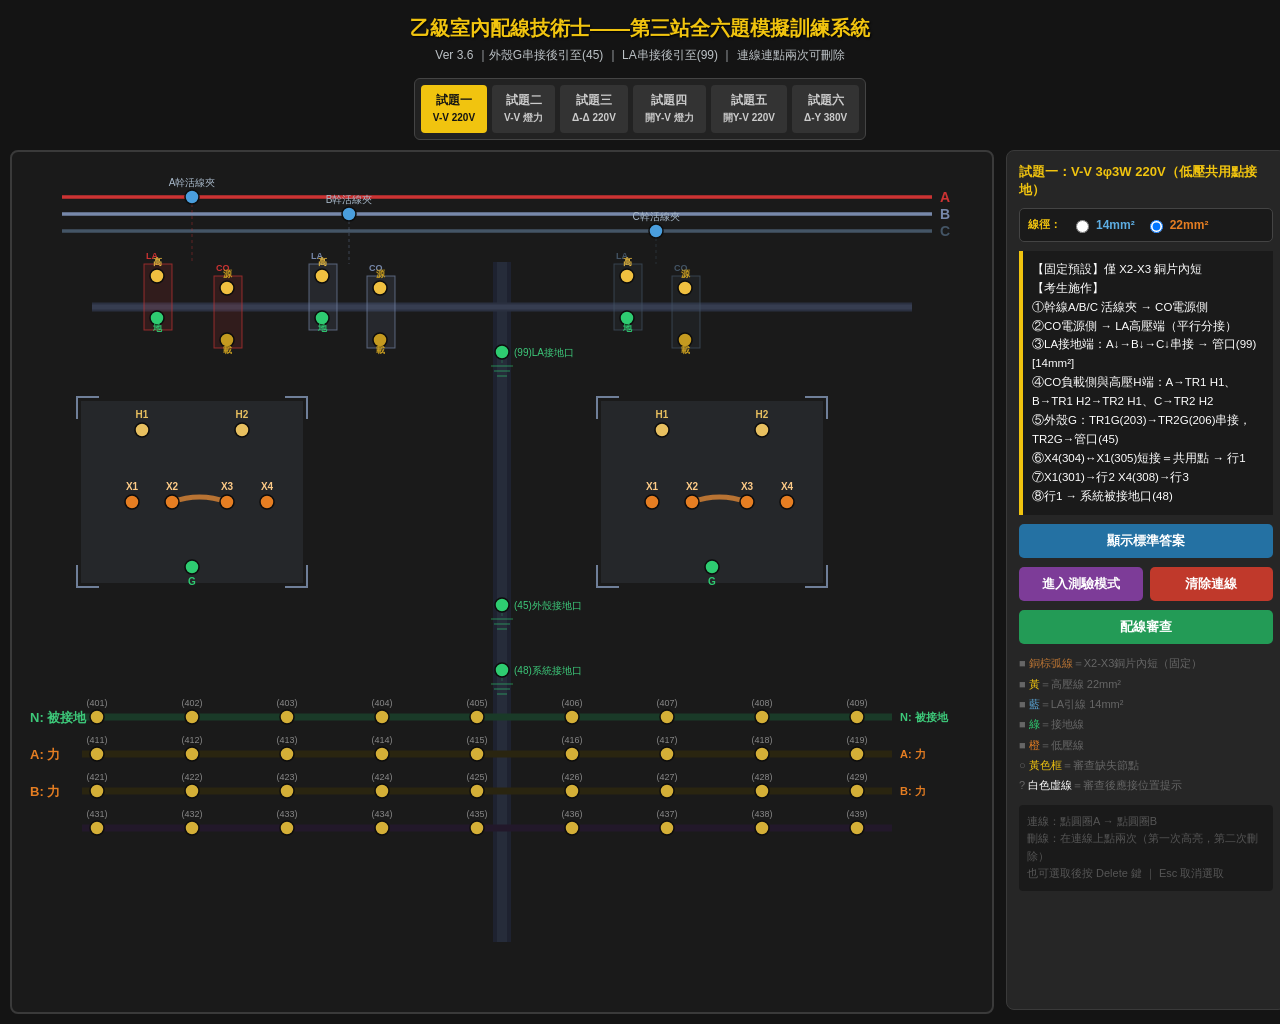
<file: index.html>
<!DOCTYPE html>
<html lang="zh-TW">
<head>
<meta charset="UTF-8">
<meta name="viewport" content="width=device-width, initial-scale=1">
<title>s3-study</title>
<style>
  *{box-sizing:border-box}
  body{font-family:"Microsoft JhengHei",Arial,sans-serif;background:#141414;color:#f5f5f5;margin:0;min-height:100vh;display:grid;place-items:center;padding:24px}
  main{width:min(420px,100%);background:#242424;border:1px solid #3d3d3d;border-radius:8px;padding:20px;text-align:center}
  h1{font-size:20px;color:#f1c40f;margin:0 0 10px}
  p{font-size:14px;color:#cfcfcf;line-height:1.7;margin:0 0 16px}
  .actions{display:grid;grid-template-columns:1fr 1fr;gap:10px}
  a{display:block;text-decoration:none;color:#fff;font-weight:700;border-radius:6px;padding:12px}
  .desktop{background:#2471a3}
  .mobile{background:#239b56}
</style>
<script>
(function(){
  const version = "23";
  const params = new URLSearchParams(location.search);
  const forced = params.get("view");
  const mobileUA = /Android|iPhone|iPod|IEMobile|Mobile/i.test(navigator.userAgent);
  const narrowTouch = matchMedia("(pointer: coarse)").matches && matchMedia("(max-width: 900px)").matches;
  const target = forced === "desktop"
    ? "desktop.html"
    : forced === "mobile" || mobileUA || narrowTouch
      ? "mobile.html"
      : "desktop.html";
  location.replace(target + "?v=" + version);
})();
</script>
</head>
<body>
<main>
  <h1>乙級室內配線第三站</h1>
  <p>正在依裝置導向適合版本。若未自動跳轉，可手動選擇。</p>
  <div class="actions">
    <a class="desktop" href="desktop.html?v=23">桌機版</a>
    <a class="mobile" href="mobile.html?v=23">手機版</a>
  </div>
</main>
</body>
</html>
</file>
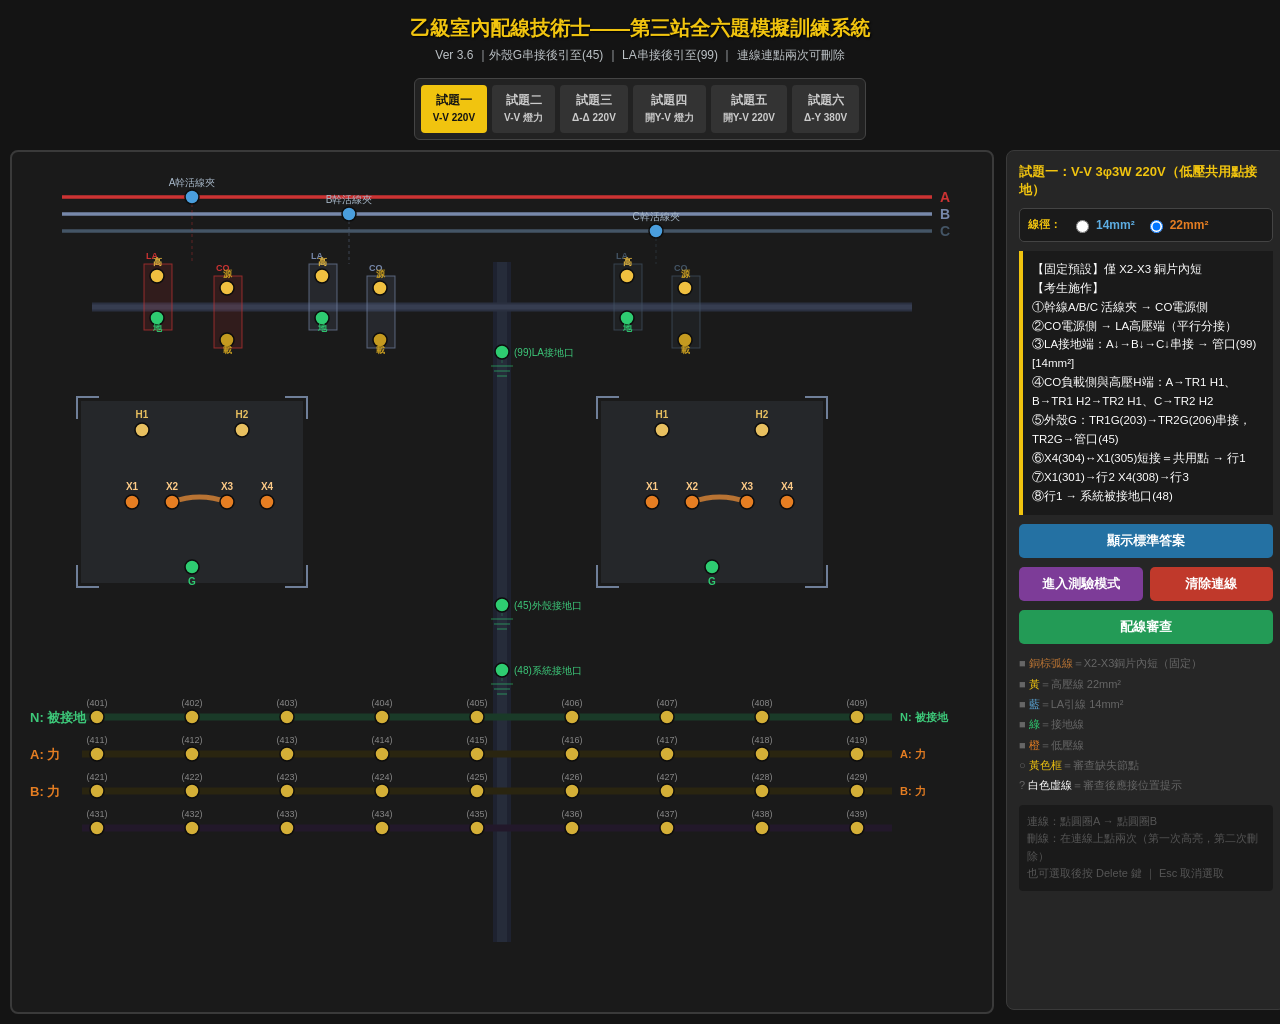
<file: desktop.html>
<!DOCTYPE html>
<html lang="zh-TW">
<head>
<meta charset="UTF-8">
<title>乙級室內配線技術士——第三站全六題模擬訓練系統 Ver3.6</title>
<link rel="stylesheet" href="css/desktop.css?v=23">
</head>
<body>
<div style="text-align:center;margin-bottom:6px">
  <h1>乙級室內配線技術士——第三站全六題模擬訓練系統</h1>
  <div class="subtitle">Ver 3.6 ｜外殼G串接後引至(45) ｜ LA串接後引至(99) ｜ 連線連點兩次可刪除</div>
</div>
<div class="qsel">
  <button class="qbtn active" id="qb1" onclick="switchQuiz(1)">試題一<br><small>V-V 220V</small></button>
  <button class="qbtn" id="qb2" onclick="switchQuiz(2)">試題二<br><small>V-V 燈力</small></button>
  <button class="qbtn" id="qb3" onclick="switchQuiz(3)">試題三<br><small>Δ-Δ 220V</small></button>
  <button class="qbtn" id="qb4" onclick="switchQuiz(4)">試題四<br><small>開Y-V 燈力</small></button>
  <button class="qbtn" id="qb5" onclick="switchQuiz(5)">試題五<br><small>開Y-V 220V</small></button>
  <button class="qbtn" id="qb6" onclick="switchQuiz(6)">試題六<br><small>Δ-Y 380V</small></button>
</div>
<div class="wrap">
  <canvas id="wireCanvas" width="980" height="860"></canvas>
  <div class="panel">
    <h3 id="qtitle">載入中…</h3>
    <div class="mrow">
      <span style="font-size:11px;color:#f1c40f;font-weight:700">線徑：</span>
      <label class="go g14"><input type="radio" name="g" value="14" onchange="CG=14"> 14mm²</label>
      <label class="go g22"><input type="radio" name="g" value="22" checked onchange="CG=22"> 22mm²</label>
    </div>
    <div id="qguide" class="guide"></div>
    <div class="ag">
      <button class="btn ba" onclick="showAnswer()">顯示標準答案</button>
    </div>
    <div class="ag">
      <button class="btn bq" onclick="enterQuiz()">進入測驗模式</button>
      <button class="btn br" onclick="clearWires()">清除連線</button>
    </div>
    <button class="btn bc" style="width:100%" onclick="checkWiring()">配線審查</button>
    <div id="dh" class="dh">連線已選取（高亮）— 再點一次刪除 或按 Delete</div>
    <div id="res" class="res"></div>
    <div class="leg">
      <div>■ <span style="color:#b87333">銅棕弧線</span>＝X2-X3銅片內短（固定）</div>
      <div>■ <span style="color:#f1c40f">黃</span>＝高壓線 22mm²</div>
      <div>■ <span style="color:#5dade2">藍</span>＝LA引線 14mm²</div>
      <div>■ <span style="color:#2ecc71">綠</span>＝接地線</div>
      <div>■ <span style="color:#e67e22">橙</span>＝低壓線</div>
      <div>○ <span style="color:#f1c40f">黃色框</span>＝審查缺失節點</div>
      <div>? <span style="color:#fff">白色虛線</span>＝審查後應接位置提示</div>
    </div>
    <div class="tip">連線：點圓圈A → 點圓圈B<br>刪線：在連線上點兩次（第一次高亮，第二次刪除）<br>也可選取後按 Delete 鍵 ｜ Esc 取消選取</div>
  </div>
</div>
<script src="js/quiz-data.js?v=23"></script>
<script src="js/layout-desktop.js?v=23"></script>
<script src="js/node-map.js?v=23"></script>
<script src="js/answer-spec.js?v=23"></script>
<script src="js/standard-wires.js?v=23"></script>
<script src="js/route-picker.js?v=23"></script>
<script src="js/check-rules.js?v=23"></script>
<script src="js/hit-test.js?v=23"></script>
<script src="js/app.js?v=23"></script>
</body>
</html>
</file>
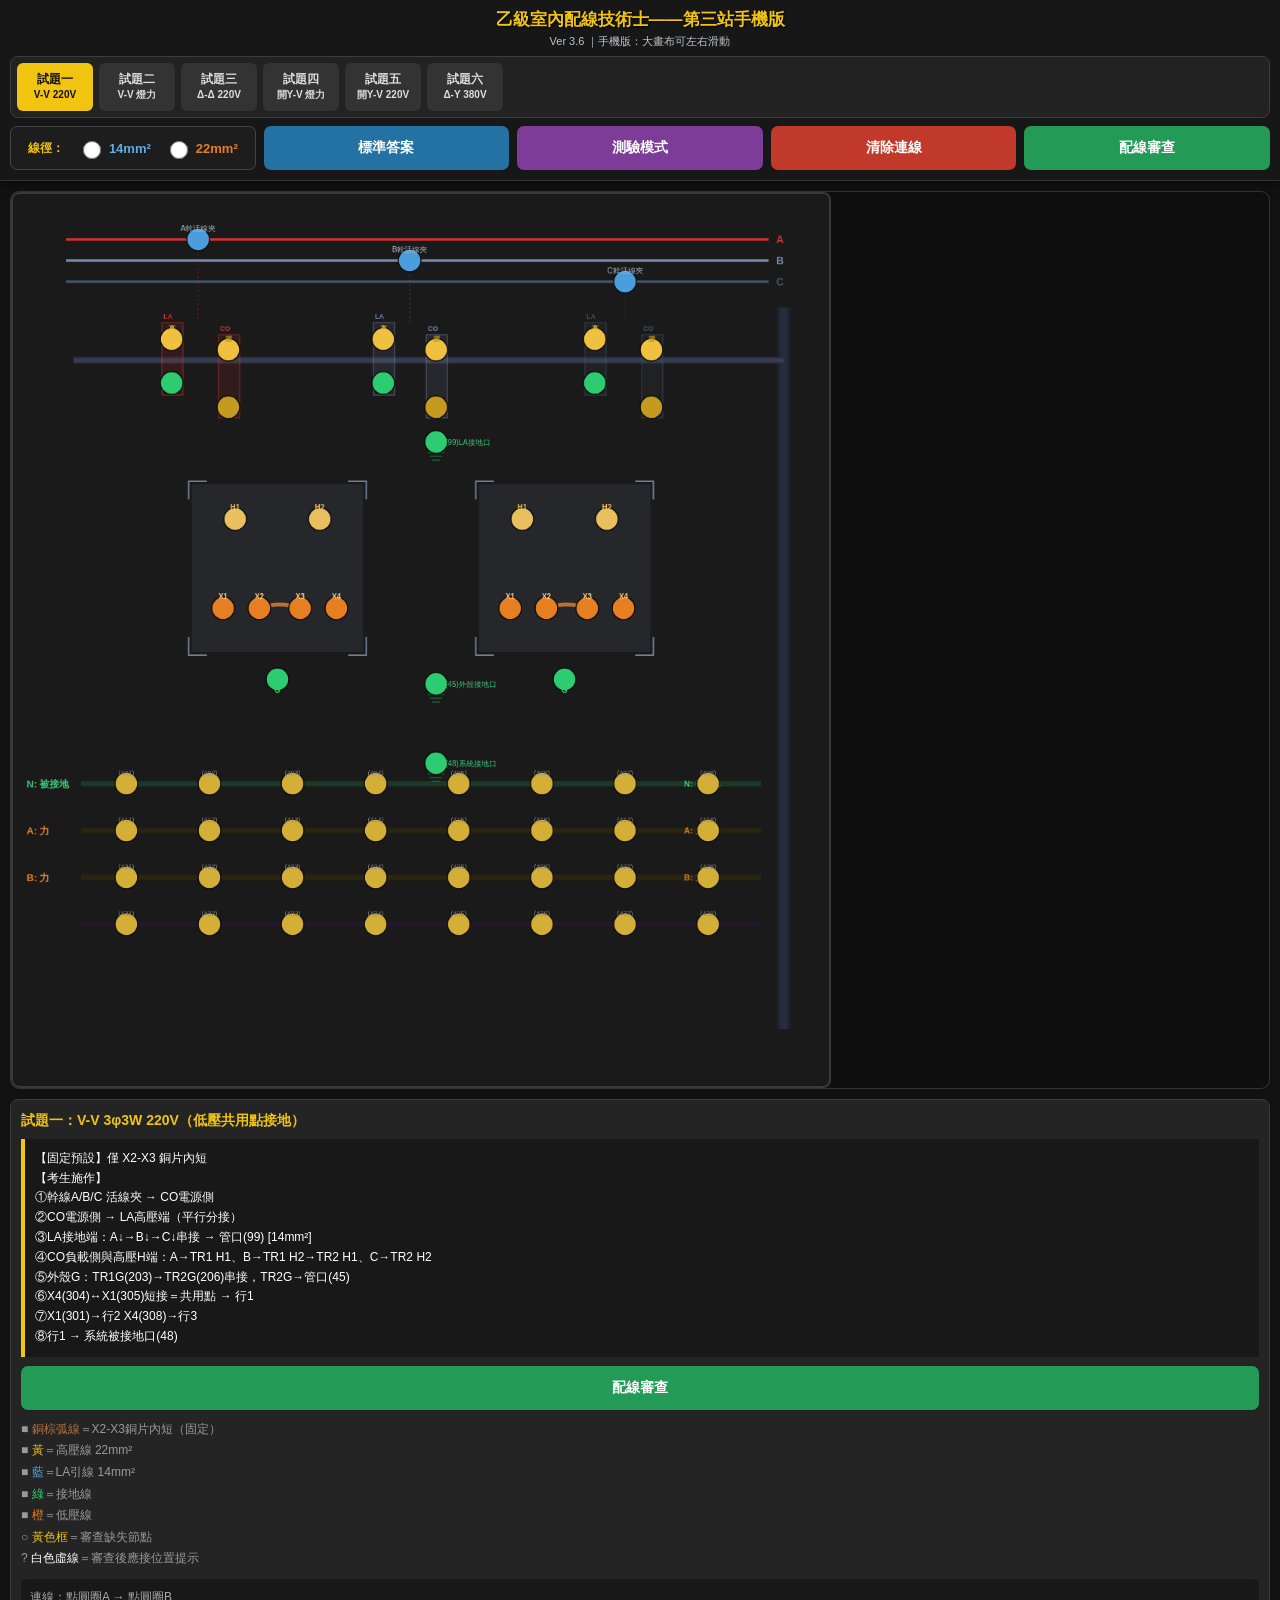
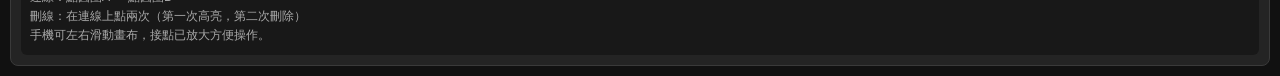
<file: mobile.html>
<!DOCTYPE html>
<html lang="zh-TW">
<head>
<meta charset="UTF-8">
<meta name="viewport" content="width=device-width, initial-scale=1, viewport-fit=cover">
<title>乙級室內配線技術士——第三站手機版</title>
<link rel="stylesheet" href="css/mobile.css?v=23">
</head>
<body>
<div class="mobile-shell">
  <div class="mobile-top">
    <h1>乙級室內配線技術士——第三站手機版</h1>
    <div class="subtitle">Ver 3.6 ｜手機版：大畫布可左右滑動</div>
    <div class="qsel">
      <button class="qbtn active" id="qb1" onclick="switchQuiz(1)">試題一<br><small>V-V 220V</small></button>
      <button class="qbtn" id="qb2" onclick="switchQuiz(2)">試題二<br><small>V-V 燈力</small></button>
      <button class="qbtn" id="qb3" onclick="switchQuiz(3)">試題三<br><small>Δ-Δ 220V</small></button>
      <button class="qbtn" id="qb4" onclick="switchQuiz(4)">試題四<br><small>開Y-V 燈力</small></button>
      <button class="qbtn" id="qb5" onclick="switchQuiz(5)">試題五<br><small>開Y-V 220V</small></button>
      <button class="qbtn" id="qb6" onclick="switchQuiz(6)">試題六<br><small>Δ-Y 380V</small></button>
    </div>
    <div class="mobile-toolbar">
      <div class="mrow">
        <span style="font-size:12px;color:#f1c40f;font-weight:700">線徑：</span>
        <label class="go g14"><input type="radio" name="g" value="14" onchange="CG=14"> 14mm²</label>
        <label class="go g22"><input type="radio" name="g" value="22" checked onchange="CG=22"> 22mm²</label>
      </div>
      <button class="btn ba" onclick="showAnswer()">標準答案</button>
      <button class="btn bq" onclick="enterQuiz()">測驗模式</button>
      <button class="btn br" onclick="clearWires()">清除連線</button>
      <button class="btn bc" onclick="checkWiring()">配線審查</button>
    </div>
  </div>
  <div class="wrap">
    <div class="canvas-scroll">
      <canvas id="wireCanvas" width="1080" height="1180"></canvas>
    </div>
    <div class="panel">
      <h3 id="qtitle">載入中…</h3>
      <div class="mrow">
        <span style="font-size:11px;color:#f1c40f;font-weight:700">線徑：</span>
        <label class="go g14"><input type="radio" name="g" value="14" onchange="CG=14"> 14mm²</label>
        <label class="go g22"><input type="radio" name="g" value="22" checked onchange="CG=22"> 22mm²</label>
      </div>
      <div id="qguide" class="guide"></div>
      <div class="ag">
        <button class="btn ba" onclick="showAnswer()">顯示標準答案</button>
      </div>
      <div class="ag">
        <button class="btn bq" onclick="enterQuiz()">進入測驗模式</button>
        <button class="btn br" onclick="clearWires()">清除連線</button>
      </div>
      <button class="btn bc" style="width:100%" onclick="checkWiring()">配線審查</button>
      <div id="dh" class="dh">連線已選取（高亮）— 再點一次刪除 或按 Delete</div>
      <div id="res" class="res"></div>
      <div class="leg">
        <div>■ <span style="color:#b87333">銅棕弧線</span>＝X2-X3銅片內短（固定）</div>
        <div>■ <span style="color:#f1c40f">黃</span>＝高壓線 22mm²</div>
        <div>■ <span style="color:#5dade2">藍</span>＝LA引線 14mm²</div>
        <div>■ <span style="color:#2ecc71">綠</span>＝接地線</div>
        <div>■ <span style="color:#e67e22">橙</span>＝低壓線</div>
        <div>○ <span style="color:#f1c40f">黃色框</span>＝審查缺失節點</div>
        <div>? <span style="color:#fff">白色虛線</span>＝審查後應接位置提示</div>
      </div>
      <div class="tip">連線：點圓圈A → 點圓圈B<br>刪線：在連線上點兩次（第一次高亮，第二次刪除）<br>手機可左右滑動畫布，接點已放大方便操作。</div>
    </div>
  </div>
</div>
<script src="js/quiz-data.js?v=23"></script>
<script src="js/layout-mobile.js?v=23"></script>
<script src="js/node-map.js?v=23"></script>
<script src="js/answer-spec.js?v=23"></script>
<script src="js/standard-wires.js?v=23"></script>
<script src="js/route-picker.js?v=23"></script>
<script src="js/check-rules.js?v=23"></script>
<script src="js/hit-test.js?v=23"></script>
<script src="js/app.js?v=23"></script>
</body>
</html>
</file>
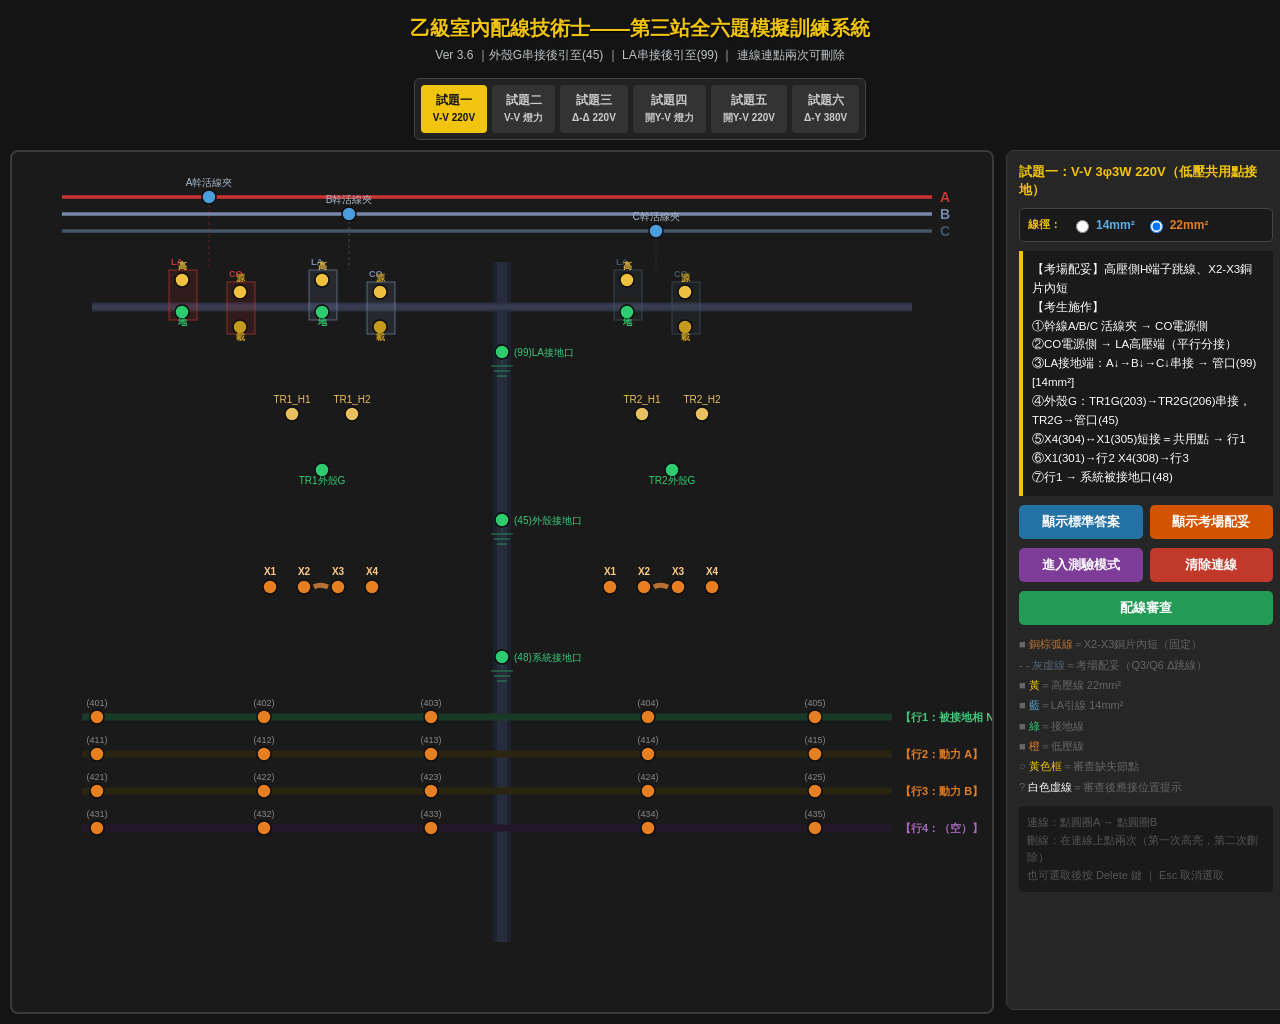
<file: 第三站全六題模擬訓練系統_Ver3.6_修正版.html>
<!DOCTYPE html>
<html lang="zh-TW">
<head>
<meta charset="UTF-8">
<title>乙級室內配線技術士——第三站全六題模擬訓練系統 Ver3.6</title>
<style>
  *{box-sizing:border-box}
  body{font-family:"Microsoft JhengHei",Arial,sans-serif;background:#141414;color:#fff;margin:0;padding:10px;display:flex;flex-direction:column;align-items:center}
  h1{color:#f1c40f;margin:5px 0;font-size:20px;text-shadow:1px 1px 2px #000}
  .subtitle{color:#bdc3c7;font-size:12px;margin-bottom:8px}
  .qsel{display:flex;gap:5px;margin-bottom:10px;background:#222;padding:6px;border-radius:6px;border:1px solid #444;flex-wrap:wrap;justify-content:center}
  .qbtn{padding:7px 12px;border:none;border-radius:4px;background:#333;color:#ccc;font-weight:700;cursor:pointer;font-size:12px;line-height:1.4}
  .qbtn.active{background:#f1c40f;color:#141414}
  .qbtn:hover{background:#555;color:#fff}
  .wrap{display:flex;gap:12px;max-width:1460px;width:100%}
  canvas{background:#1a1a1a;border:2px solid #3a3a3a;border-radius:8px;cursor:crosshair;flex-shrink:0}
  .panel{width:280px;flex-shrink:0;background:#262626;padding:12px;border-radius:8px;border:1px solid #3a3a3a;display:flex;flex-direction:column;gap:9px;max-height:860px;overflow-y:auto}
  .panel h3{color:#f1c40f;margin:0;font-size:13px}
  .mrow{background:#1a1a1a;padding:8px;border-radius:5px;border:1px solid #444;display:flex;align-items:center;gap:10px}
  .go{display:flex;align-items:center;gap:4px;font-weight:700;cursor:pointer;font-size:12px}
  .g14{color:#5dade2}.g22{color:#e67e22}
  .guide{background:#1a1a1a;padding:9px;border-left:4px solid #f1c40f;font-size:11.5px;line-height:1.65;white-space:pre-line}
  .btn{padding:8px;border:none;border-radius:5px;font-size:13px;font-weight:700;cursor:pointer;font-family:inherit}
  .ba{background:#2471a3;color:#fff}.ba:hover{background:#1a5276}
  .bp{background:#d35400;color:#fff}.bp:hover{background:#a04000}
  .bp.on{background:#27ae60}.bp.on:hover{background:#1e8449}
  .bq{background:#7d3c98;color:#fff}.bq:hover{background:#6c3483}
  .br{background:#c0392b;color:#fff}.br:hover{background:#a93226}
  .bc{background:#239b56;color:#fff}.bc:hover{background:#1d8348}
  .ag{display:grid;grid-template-columns:1fr 1fr;gap:7px}
  .res{padding:9px;border-radius:5px;font-weight:700;display:none;white-space:pre-line;font-size:12px;line-height:1.6}
  .ok{background:#1e8449;color:#fff}.er{background:#922b21;color:#fff}
  .dh{display:none;background:#7d3c98;color:#fff;font-size:12px;font-weight:700;padding:5px 10px;border-radius:4px;text-align:center}
  .dh.show{display:block}
  .leg{font-size:11px;color:#666;line-height:1.85}
  .tip{font-size:11px;color:#555;line-height:1.6;background:#1a1a1a;padding:8px;border-radius:4px}
</style>
</head>
<body>
<div style="text-align:center;margin-bottom:6px">
  <h1>乙級室內配線技術士——第三站全六題模擬訓練系統</h1>
  <div class="subtitle">Ver 3.6 ｜外殼G串接後引至(45) ｜ LA串接後引至(99) ｜ 連線連點兩次可刪除</div>
</div>
<div class="qsel">
  <button class="qbtn active" id="qb1" onclick="switchQuiz(1)">試題一<br><small>V-V 220V</small></button>
  <button class="qbtn" id="qb2" onclick="switchQuiz(2)">試題二<br><small>V-V 燈力</small></button>
  <button class="qbtn" id="qb3" onclick="switchQuiz(3)">試題三<br><small>Δ-Δ 220V</small></button>
  <button class="qbtn" id="qb4" onclick="switchQuiz(4)">試題四<br><small>開Y-V 燈力</small></button>
  <button class="qbtn" id="qb5" onclick="switchQuiz(5)">試題五<br><small>開Y-V 220V</small></button>
  <button class="qbtn" id="qb6" onclick="switchQuiz(6)">試題六<br><small>Δ-Y 380V</small></button>
</div>
<div class="wrap">
  <canvas id="wireCanvas" width="980" height="860"></canvas>
  <div class="panel">
    <h3 id="qtitle">載入中…</h3>
    <div class="mrow">
      <span style="font-size:11px;color:#f1c40f;font-weight:700">線徑：</span>
      <label class="go g14"><input type="radio" name="g" value="14" onchange="CG=14"> 14mm²</label>
      <label class="go g22"><input type="radio" name="g" value="22" checked onchange="CG=22"> 22mm²</label>
    </div>
    <div id="qguide" class="guide"></div>
    <div class="ag">
      <button class="btn ba" onclick="showAnswer()">顯示標準答案</button>
      <button class="btn bp" id="pbtn" onclick="togglePreset()">顯示考場配妥</button>
    </div>
    <div class="ag">
      <button class="btn bq" onclick="enterQuiz()">進入測驗模式</button>
      <button class="btn br" onclick="clearWires()">清除連線</button>
    </div>
    <button class="btn bc" style="width:100%" onclick="checkWiring()">配線審查</button>
    <div id="dh" class="dh">連線已選取（高亮）— 再點一次刪除 或按 Delete</div>
    <div id="res" class="res"></div>
    <div class="leg">
      <div>■ <span style="color:#b87333">銅棕弧線</span>＝X2-X3銅片內短（固定）</div>
      <div>- - <span style="color:#556677">灰虛線</span>＝考場配妥（Q3/Q6 Δ跳線）</div>
      <div>■ <span style="color:#f1c40f">黃</span>＝高壓線 22mm²</div>
      <div>■ <span style="color:#5dade2">藍</span>＝LA引線 14mm²</div>
      <div>■ <span style="color:#2ecc71">綠</span>＝接地線</div>
      <div>■ <span style="color:#e67e22">橙</span>＝低壓線</div>
      <div>○ <span style="color:#f1c40f">黃色框</span>＝審查缺失節點</div>
      <div>? <span style="color:#fff">白色虛線</span>＝審查後應接位置提示</div>
    </div>
    <div class="tip">連線：點圓圈A → 點圓圈B<br>刪線：在連線上點兩次（第一次高亮，第二次刪除）<br>也可選取後按 Delete 鍵 ｜ Esc 取消選取</div>
  </div>
</div>
<script>
// ═══════════════════ 全域狀態 ═══════════════════
let canvas,ctx,RES,DH;
let nodes=[],conns=[],presets=[];
let selN=null,selC=null;
let CG=22,CQ=1,showP=false;
let errN=new Set(),errC=new Set();
let hintConns=[];   // 審查後：應接但未接的連線提示（白色虛線）

// ═══════════════════ 試題規格 ═══════════════════
const SP={
  1:{title:"試題一：V-V 3φ3W 220V（低壓共用點接地）",
     guide:"【考場配妥】高壓側H端子跳線、X2-X3銅片內短\n【考生施作】\n①幹線A/B/C 活線夾 → CO電源側\n②CO電源側 → LA高壓端（平行分接）\n③LA接地端：A↓→B↓→C↓串接 → 管口(99) [14mm²]\n④外殼G：TR1G(203)→TR2G(206)串接，TR2G→管口(45)\n⑤X4(304)↔X1(305)短接＝共用點 → 行1\n⑥X1(301)→行2  X4(308)→行3\n⑦行1 → 系統被接地口(48)",
     tr:2,sg:false,rows:["行1：被接地相 N","行2：動力 A","行3：動力 B","行4：（空）"]},
  2:{title:"試題二：V-V 3φ4W 110/220V 燈力",
     guide:"【考場配妥】高壓側H端子跳線、X2-X3銅片內短\n【考生施作】\n①幹線A/B/C 活線夾 → CO電源側\n②CO電源側 → LA高壓端\n③LA接地端：A↓→B↓→C↓串接 → 管口(99) [14mm²]\n④外殼G：TR1G(203)→TR2G(206)串接，TR2G→管口(45)\n⑤工作中性點 X2/X3(302/303) → 行1\n⑥X1(301)→行2  X1(305)→行3  X4(308)→行4\n⑦行1 → 系統被接地口(48)",
     tr:2,sg:false,rows:["行1：被接地中性線 N","行2：燈力 A","行3：燈力 B","行4：動力 C"]},
  3:{title:"試題三：Δ-Δ 3φ3W 220V",
     guide:"【考場配妥】高壓Δ跳線（肚上三跳）、X2-X3銅片內短\n【考生施作】\n①幹線A/B/C → CO電源側  ②CO電源側 → LA高壓端\n③LA接地端：A↓→B↓→C↓串接 → 管口(99)\n④CO負載側 → 各TR H1主端子\n⑤外殼G：TR1G(203)→TR2G(206)→TR3G(209)串接，TR3G→管口(45)\n⑥低壓Δ閉合：X4(304)↔X1(305)、X4(308)↔X1(309)、X4(312)↔X1(301)\n⑦接地頂點(301/312短接處)→行1  各相出力→行2/3\n⑧行1 → (48)",
     tr:3,sg:false,rows:["行1：被接地相 N","行2：動力 A","行3：動力 B","行4：（空）"]},
  4:{title:"試題四：開Y-V 3φ4W 燈力（單套管）",
     guide:"【考場配妥】X2-X3銅片內短（僅此一項）\n【單套管說明】每台TR只有H1一根高壓套管，N端在內部接外殼\n【考生施作】\n①幹線A/B → CO電源側  ②CO電源側 → LA高壓端\n③LA接地端：A↓→B↓串接 → 管口(99) [14mm²]\n④CO負載側 → H1(201)、H1(204)\n⑤外殼G：TR1G(203)↔TR2G(206)互接（=開Y中性點），再引一條 TR2G(206)→管口(45)\n⑥工作中性點(302/303) → 行1\n⑦X1(301)→行2  X1(305)→行3  X4(308)→行4\n⑧行1 → (48)",
     tr:2,sg:true,rows:["行1：被接地中性線 N","行2：燈力 A","行3：燈力 B","行4：動力 C"]},
  5:{title:"試題五：開Y-V 3φ3W 220V（單套管）",
     guide:"【考場配妥】X2-X3銅片內短（僅此一項）\n【單套管說明】每台TR只有H1一根高壓套管，N端在內部接外殼\n【考生施作】\n①幹線A/B → CO電源側  ②CO電源側 → LA高壓端\n③LA接地端：A↓→B↓串接 → 管口(99) [14mm²]\n④CO負載側 → H1(201)、H1(204)\n⑤外殼G：TR1G(203)↔TR2G(206)互接（=開Y中性點），再引一條 TR2G(206)→管口(45)\n⑥X4(304)↔X1(305)短接（共用點）→ 行1\n⑦X1(301)→行2  X4(308)→行3\n⑧行1 → (48)",
     tr:2,sg:true,rows:["行1：被接地相 N","行2：動力 A","行3：動力 B","行4：（空）"]},
  6:{title:"試題六：Δ-Y 3φ4W 220/380V",
     guide:"【考場配妥】高壓Δ跳線（肚上三跳）、X2-X3銅片內短\n【考生施作】\n①幹線A/B/C → CO電源側  ②CO電源側 → LA高壓端\n③LA接地端：A↓→B↓→C↓串接 → 管口(99)\n④CO負載側 → 各TR H1主端子\n⑤外殼G：TR1G(203)→TR2G(206)→TR3G(209)串接，TR3G→管口(45)\n⑥Y中性點：X4(304)↔X4(308)↔X4(312)串接 → 行1\n⑦X1(301)→行2  X1(305)→行3  X1(309)→行4\n⑧行1 → (48)",
     tr:3,sg:false,rows:["行1：被接地中性線 N","行2：燈力 A","行3：燈力 B","行4：燈力 C"]}
};

function NN(id,lbl,x,y,type,row=""){return{id,lbl,x,y,type,row,r:7};}

// ═══════════════════════════════════════════════════════
//  initLayout
//
//  考場真實佈局（參考訓練中心圖）：
//  ┌──────────────────── 電桿（x=490） ─────────────────┐
//  │  左側（電源進線側）          │   右側（終端/單組）  │
//  │  A組：LA_A + CO_A            │   C組：LA_C + CO_C   │
//  │  B組：LA_B + CO_B            │   （單套管改用A/C）   │
//  └──────────────────────────────────────────────────┘
//
//  每組：LA(上)在 y=148，CO(上端)在 y=148，CO(下端)在 y=185
//  LA 和 CO 左右緊鄰，LA在左，CO在右，兩者 x 距離約 40px
//
//  幹線 A/B/C 活線夾（接線環）：
//    各組活線夾 x 位置與其 LA/CO 對齊
//    A/B/C 三相 y 高度交錯（A=50, B=68, C=86），水平上不垂直對齊
//
//  x 座標規劃（左側兩組，右側一組）：
//    A組：LA_A=180, CO_A=220  活線夾_A 在 A幹線上 x=200
//    B組：LA_B=320, CO_B=360  活線夾_B 在 B幹線上 x=340
//    C組（右側）：LA_C=720, CO_C=760  活線夾_C 在 C幹線上 x=740
//    （單套管 Q4/Q5 使用 A/C 組，不使用 B 組）
// ═══════════════════════════════════════════════════════
function initLayout(q){
  nodes=[]; conns=[]; presets=[];
  selN=null; selC=null;
  errN=new Set(); errC=new Set(); hintConns=[];
  if(RES) RES.style.display="none";
  if(DH) DH.classList.remove("show");

  const sp=SP[q];
  const is3=(sp.tr===3);
  const isSG=sp.sg;

  // ─────────────────────────────────────────────
  //  組別定義：每組包含 {相, LA_x, CO_x, 幹線x, 幹線y}
  //  左側兩組（A/B），右側一組（C，單套管無）
  // ─────────────────────────────────────────────
  //  幹線 y：A=50, B=68, C=86（水平錯開，不垂直對齊）
  const groups = isSG
    ? [ {ph:"A", lax:170, cox:228, hvx:197, hvy:45, hvId:1, laHvId:10, laGId:13, coTopId:104, coBotId:107},
        {ph:"C", lax:615, cox:673, hvx:644, hvy:79, hvId:3, laHvId:12, laGId:15, coTopId:106, coBotId:109} ]
    : [ {ph:"A", lax:170, cox:228, hvx:197, hvy:45, hvId:1, laHvId:10, laGId:13, coTopId:104, coBotId:107},
        {ph:"B", lax:310, cox:368, hvx:337, hvy:62, hvId:2, laHvId:11, laGId:14, coTopId:105, coBotId:108},
        {ph:"C", lax:615, cox:673, hvx:644, hvy:79, hvId:3, laHvId:12, laGId:15, coTopId:106, coBotId:109} ];

  groups.forEach((g)=>{
    nodes.push(NN(g.hvId,  `${g.ph}幹活線夾`, g.hvx, g.hvy, "hv_line"));
    nodes.push(NN(g.laHvId, `LA_${g.ph}↑`, g.lax, 128, "la_hv"));
    nodes.push(NN(g.laGId,  `LA_${g.ph}↓`, g.lax, 160, "la_gnd"));
    nodes.push(NN(g.coTopId,`CO_${g.ph}↑`, g.cox, 140, "co_top"));
    nodes.push(NN(g.coBotId,`CO_${g.ph}↓`, g.cox, 175, "co_bot"));
  });

  // 桿身三管口（y座標重新規劃，確保與相鄰節點間距足夠）
  nodes.push(NN(99,"(99)LA接地口",490,200,"gnd_pipe")); // CO_A↓(175)下方25px
  nodes.push(NN(45,"(45)外殼接地口",490,368,"gnd_box")); // 外殼G(318)下方50px
  nodes.push(NN(48,"(48)系統接地口",490,505,"gnd_sys")); // X端子(435)下方70px

  // TR 一次側 H 端子
  // 兩台：TR1中心 x=310, TR2中心 x=660
  // 三台：TR1 x=150, TR2 x=490, TR3 x=820
  if(!is3){
    if(isSG){
      nodes.push(NN(201,"TR1_H1", 280,262,"tr_hv"));
      nodes.push(NN(203,"TR1外殼G",315,318,"tr_g"));
      nodes.push(NN(204,"TR2_H1", 630,262,"tr_hv"));
      nodes.push(NN(206,"TR2外殼G",665,318,"tr_g"));
    } else {
      nodes.push(NN(201,"TR1_H1", 280,262,"tr_hv"));
      nodes.push(NN(202,"TR1_H2", 340,262,"tr_hv"));
      nodes.push(NN(203,"TR1外殼G",310,318,"tr_g"));
      nodes.push(NN(204,"TR2_H1", 630,262,"tr_hv"));
      nodes.push(NN(205,"TR2_H2", 690,262,"tr_hv"));
      nodes.push(NN(206,"TR2外殼G",660,318,"tr_g"));
    }
  } else {
    // 三台：均勻分布在 980px 畫布內
    // TR1 中心 x=150, TR2 中心 x=490, TR3 中心 x=820
    nodes.push(NN(201,"TR1_H1", 125,262,"tr_hv"));
    nodes.push(NN(202,"TR1_H2", 185,262,"tr_hv"));
    nodes.push(NN(203,"TR1外殼G",155,318,"tr_g"));
    nodes.push(NN(204,"TR2_H1", 462,262,"tr_hv"));
    nodes.push(NN(205,"TR2_H2", 522,262,"tr_hv"));
    nodes.push(NN(206,"TR2外殼G",492,318,"tr_g"));
    nodes.push(NN(207,"TR3_H1", 790,262,"tr_hv"));
    nodes.push(NN(208,"TR3_H2", 850,262,"tr_hv"));
    nodes.push(NN(209,"TR3外殼G",820,318,"tr_g"));
  }

  // TR 二次側 X1~X4（標籤只顯示 X1~X4，不帶 TR 前綴）
  if(!is3){
    [301,302,303,304].forEach((id,i)=>nodes.push(NN(id,`X${i+1}`,258+i*34,435,"tr_lv")));
    [305,306,307,308].forEach((id,i)=>nodes.push(NN(id,`X${i+1}`,598+i*34,435,"tr_lv")));
  } else {
    [301,302,303,304].forEach((id,i)=>nodes.push(NN(id,`X${i+1}`, 59+i*30,435,"tr_lv")));
    [305,306,307,308].forEach((id,i)=>nodes.push(NN(id,`X${i+1}`,389+i*30,435,"tr_lv")));
    [309,310,311,312].forEach((id,i)=>nodes.push(NN(id,`X${i+1}`,719+i*30,435,"tr_lv")));
  }

  // 低壓幹線 C型環壓接點（每行5個）
  const lx=[85,252,419,636,803], ly=[565,602,639,676];
  const rn=["row1","row2","row3","row4"];
  const bi=[401,411,421,431];
  for(let r=0;r<4;r++)
    for(let c=0;c<5;c++)
      nodes.push(NN(bi[r]+c,`${["N","A","B","C"][r]}_${c+1}`,lx[c],ly[r],"lv_grid",rn[r]));

  // ─ presets：只保留 X2-X3 銅片內短（永遠顯示，不可刪）
  // 考場實際配妥的線：
  //   Q3/Q6：高壓Δ跳線（三台TR肚上）
  //   全部：X2-X3 銅片內短
  // 其餘全部由考生自己接，preset不放
  const f=id=>nodes.find(n=>n.id===id);
  presets.push({n1:f(302),n2:f(303),g:99,copper:true});
  presets.push({n1:f(306),n2:f(307),g:99,copper:true});
  if(is3) presets.push({n1:f(310),n2:f(311),g:99,copper:true});

  // ─ 考場配妥虛線（showP 控制，只有 Q3/Q6 的Δ跳線）
  // Q1/Q2/Q4/Q5 沒有考場配妥線，「顯示考場配妥」對這些題無效
  if(q===3||q===6){
    presets.push({n1:f(202),n2:f(204),g:22,p:true}); // TR1_H2→TR2_H1
    presets.push({n1:f(205),n2:f(207),g:22,p:true}); // TR2_H2→TR3_H1
    presets.push({n1:f(208),n2:f(201),g:22,p:true}); // TR3_H2→TR1_H1（閉合）
  }
}

// ═══════════════════ 繪圖 ═══════════════════
function draw(){
  if(!ctx) return;
  ctx.clearRect(0,0,980,860);
  const sp=SP[CQ];
  const isSG=sp.sg;

  // 電桿桿身
  ctx.lineWidth=18; ctx.strokeStyle="#1e2230"; ctx.setLineDash([]);
  ctx.beginPath(); ctx.moveTo(490,110); ctx.lineTo(490,790); ctx.stroke();
  ctx.lineWidth=10; ctx.strokeStyle="#262c3a";
  ctx.beginPath(); ctx.moveTo(490,110); ctx.lineTo(490,790); ctx.stroke();

  // 橫擔
  ctx.lineWidth=9; ctx.strokeStyle="#2a3040"; ctx.setLineDash([]);
  ctx.beginPath(); ctx.moveTo(80,155); ctx.lineTo(900,155); ctx.stroke();
  ctx.lineWidth=5; ctx.strokeStyle="#363d50";
  ctx.beginPath(); ctx.moveTo(80,155); ctx.lineTo(900,155); ctx.stroke();

  // ── 三相高壓架空幹線（A/B/C 永遠三條，不論題目）
  const hvC=["#cc3333","#7788aa","#445566"];
  const hvL=["A","B","C"];
  const hvY=[45,62,79];
  for(let i=0;i<3;i++){
    ctx.beginPath(); ctx.moveTo(50,hvY[i]); ctx.lineTo(920,hvY[i]);
    ctx.strokeStyle=hvC[i]; ctx.lineWidth=3.5; ctx.setLineDash([]); ctx.stroke();
    ctx.fillStyle=hvC[i]; ctx.font="bold 14px 'Microsoft JhengHei',Arial";
    ctx.fillText(hvL[i],928,hvY[i]+5);
  }

  // ── LA/CO 器材方框（只有該題有器材的相才畫方框）
  const grpDraw=isSG
    ?[{ph:"A",lax:170,cox:228,hvx:197,hvy:45,c:hvC[0]},
      {ph:"C",lax:615,cox:673,hvx:644,hvy:79,c:hvC[2]}]
    :[{ph:"A",lax:170,cox:228,hvx:197,hvy:45,c:hvC[0]},
      {ph:"B",lax:310,cox:368,hvx:337,hvy:62,c:hvC[1]},
      {ph:"C",lax:615,cox:673,hvx:644,hvy:79,c:hvC[2]}];

  grpDraw.forEach(g=>{
    ctx.setLineDash([3,3]); ctx.strokeStyle=g.c+"66"; ctx.lineWidth=1;
    ctx.beginPath(); ctx.moveTo(g.hvx,g.hvy+7); ctx.lineTo(g.hvx,118); ctx.stroke();
    ctx.setLineDash([]);
    // LA 方框（y=118~168）— 相別字母在左上角
    ctx.strokeStyle=g.c+"aa"; ctx.lineWidth=1;
    ctx.strokeRect(g.lax-13,118,28,50); ctx.fillStyle=g.c+"22"; ctx.fillRect(g.lax-13,118,28,50);
    ctx.fillStyle=g.c; ctx.font="bold 9px Arial"; ctx.textAlign="left";
    ctx.fillText("LA",g.lax-11,113);
    ctx.fillStyle="#ffffff88"; ctx.font="bold 11px Arial"; ctx.textAlign="center";
    ctx.fillText(g.ph,g.lax,132);
    // CO 方框（y=130~185）— 相別字母在右，與LA錯開
    ctx.strokeStyle=g.c+"aa"; ctx.lineWidth=1;
    ctx.strokeRect(g.cox-13,130,28,52); ctx.fillStyle=g.c+"22"; ctx.fillRect(g.cox-13,130,28,52);
    ctx.fillStyle=g.c; ctx.font="bold 9px Arial"; ctx.textAlign="left";
    ctx.fillText("CO",g.cox-11,125);
    ctx.fillStyle="#ffffff88"; ctx.font="bold 11px Arial"; ctx.textAlign="center";
    ctx.fillText(g.ph,g.cox,144);
    ctx.textAlign="left"; ctx.setLineDash([]);
  });

  // Q4/Q5：單套管題直接使用 A/C 兩組 LA/CO，不另外畫 B 組器材。

  // ── 低壓幹線橫線（y更新）
  const lvY=[565,602,639,676];
  const lvC=["#1a3a28","#2a2510","#2a2510","#22182a"];
  const lvLC=["#3dc97a","#e67e22","#e67e22","#a569bd"];
  lvY.forEach((y,i)=>{
    ctx.beginPath(); ctx.moveTo(70,y); ctx.lineTo(880,y);
    ctx.strokeStyle=lvC[i]; ctx.lineWidth=7; ctx.setLineDash([]); ctx.stroke();
    ctx.fillStyle=lvLC[i]; ctx.font="bold 11px 'Microsoft JhengHei',Arial";
    ctx.fillText(`【${sp.rows[i]}】`,888,y+4);
  });

  // ── 桿身管口入地符號（更新 y）
  [[490,202],[490,370],[490,507]].forEach(([x,y])=>gndSym(x,y));

  // ── 既設線
  presets.forEach(c=>{
    if(!c.n1||!c.n2) return;
    if(c.copper){
      drawWire(c.n1,c.n2,"#b87333",5,[]);
    } else if(c.p&&showP){
      drawWire(c.n1,c.n2,"#556677",2,[6,4]);
    }
    ctx.setLineDash([]);
  });

  // ── 考生連線（加端點小圓圈，方便辨識接在哪個點）
  conns.forEach(c=>{
    if(!c.n1||!c.n2) return;
    const isSel=(c===selC);
    const isErr=errC.has(c);
    const col=isErr?"#e74c3c":wCol(c.n1,c.n2);
    const lw=c.g===14?2:3.5;
    drawWire(c.n1,c.n2,isSel?"#cc55ff":col,lw,[]);
    // 端點小圓圈（白色，讓考生清楚看到線接在哪個節點）
    [c.n1,c.n2].forEach(nd=>{
      ctx.beginPath(); ctx.arc(nd.x,nd.y,4,0,2*Math.PI);
      ctx.fillStyle=isSel?"#cc55ff":col; ctx.fill();
      ctx.strokeStyle="#0d0d0d"; ctx.lineWidth=1; ctx.stroke();
    });
    if(isSel){
      const m=bzMid(c.n1,c.n2);
      ctx.beginPath(); ctx.arc(m.x,m.y,13,0,2*Math.PI);
      ctx.fillStyle="#7d3c98"; ctx.fill();
      ctx.strokeStyle="#fff"; ctx.lineWidth=2.5; ctx.setLineDash([]);
      ctx.beginPath(); ctx.moveTo(m.x-5,m.y-5); ctx.lineTo(m.x+5,m.y+5); ctx.stroke();
      ctx.beginPath(); ctx.moveTo(m.x+5,m.y-5); ctx.lineTo(m.x-5,m.y+5); ctx.stroke();
    }
  });

  // ── 審查提示線（白色虛線 + ? 標示，應接但未接的位置）
  hintConns.forEach(h=>{
    if(!h.n1||!h.n2) return;
    drawWire(h.n1,h.n2,"#ffffff",1.5,[8,5]);
    const m=bzMid(h.n1,h.n2);
    ctx.beginPath(); ctx.arc(m.x,m.y,9,0,2*Math.PI);
    ctx.strokeStyle="#ffffff"; ctx.lineWidth=1.5; ctx.setLineDash([]);
    ctx.fillStyle="#333"; ctx.fill(); ctx.stroke();
    ctx.fillStyle="#fff"; ctx.font="bold 11px Arial";
    ctx.textAlign="center"; ctx.fillText("?",m.x,m.y+4); ctx.textAlign="left";
  });

  // ── 缺失節點：亮黃色虛線圓框（與考生連線顏色完全不同）
  errN.forEach(id=>{
    const nd=nodes.find(n=>n.id===id); if(!nd) return;
    ctx.beginPath(); ctx.arc(nd.x,nd.y,nd.r+7,0,2*Math.PI);
    ctx.strokeStyle="#f1c40f"; ctx.lineWidth=2.5;
    ctx.setLineDash([5,3]); ctx.stroke();
    ctx.setLineDash([]);
  });

  // ── 節點
  nodes.forEach(nd=>{
    if(!nd) return;
    const isSel=selN&&selN.id===nd.id;
    const isErr=errN.has(nd.id);
    ctx.beginPath(); ctx.arc(nd.x,nd.y,nd.r,0,2*Math.PI);
    ctx.fillStyle=isSel?"#e74c3c":isErr?"#c0392b":nCol(nd);
    ctx.fill(); ctx.strokeStyle="#0d0d0d"; ctx.lineWidth=1.5; ctx.setLineDash([]); ctx.stroke();
    drawLabel(nd);
  });
}

function gndSym(x,y){
  ctx.setLineDash([3,3]); ctx.strokeStyle="#2ecc7155"; ctx.lineWidth=1;
  ctx.beginPath(); ctx.moveTo(x,y); ctx.lineTo(x,y+12); ctx.stroke();
  ctx.setLineDash([]);
  [[22,0],[16,5],[10,10]].forEach(([w,dy])=>{
    ctx.beginPath(); ctx.moveTo(x-w/2,y+12+dy); ctx.lineTo(x+w/2,y+12+dy);
    ctx.strokeStyle="#2ecc7166"; ctx.lineWidth=1.5; ctx.stroke();
  });
}

function drawLabel(nd){
  ctx.setLineDash([]);
  const t=nd.type;
  if(t==="lv_grid"){
    ctx.fillStyle="#888"; ctx.font="9px Arial";
    ctx.textAlign="center"; ctx.fillText(`(${nd.id})`,nd.x,nd.y-11); ctx.textAlign="left";
    return;
  }
  if(t==="tr_lv"){
    ctx.fillStyle="#ffcc88"; ctx.font="bold 10px 'Microsoft JhengHei',Arial";
    ctx.textAlign="center"; ctx.fillText(nd.lbl,nd.x,nd.y-12); ctx.textAlign="left";
    return;
  }
  ctx.font="10px 'Microsoft JhengHei',Arial";
  if(t==="gnd_pipe"||t==="gnd_box"||t==="gnd_sys"){
    ctx.fillStyle="#3dc97a"; ctx.fillText(nd.lbl,nd.x+12,nd.y+4); return;
  }
  if(t==="hv_line"){
    ctx.fillStyle="#aabbcc"; ctx.textAlign="center"; ctx.fillText(nd.lbl,nd.x,nd.y-11); ctx.textAlign="left"; return;
  }
  if(t==="la_hv"||t==="la_gnd"){
    // 只顯示「高」或「地」，避免與 CO 的標籤重疊
    ctx.fillStyle=t==="la_gnd"?"#2ecc71":"#f0c040";
    ctx.font="bold 9px Arial"; ctx.textAlign="center";
    ctx.fillText(t==="la_hv"?"高":"地", nd.x, nd.y+(t==="la_hv"?-11:13));
    ctx.textAlign="left"; return;
  }
  if(t==="co_top"||t==="co_bot"){
    // 只顯示「源」或「載」，避免與 LA 的標籤重疊
    ctx.fillStyle="#c49a20"; ctx.font="bold 9px Arial"; ctx.textAlign="center";
    ctx.fillText(t==="co_top"?"源":"載", nd.x, nd.y+(t==="co_top"?-11:13));
    ctx.textAlign="left"; return;
  }
  if(t==="tr_hv"){
    ctx.fillStyle="#e8c060"; ctx.textAlign="center"; ctx.fillText(nd.lbl,nd.x,nd.y-11); ctx.textAlign="left"; return;
  }
  if(t==="tr_g"){
    ctx.fillStyle="#2ecc71"; ctx.textAlign="center"; ctx.fillText(nd.lbl,nd.x,nd.y+14); ctx.textAlign="left"; return;
  }
  ctx.fillStyle="#c8ced8"; ctx.fillText(nd.lbl,nd.x+9,nd.y+4);
}

function bzCtrl(a,b){
  const dx=b.x-a.x, dy=b.y-a.y;
  const dist=Math.hypot(dx,dy);
  // 固定往「上方+側邊」彎弧，不論起終點誰左誰右
  // 距離越遠弧度越大，避免長線太平
  const curve=Math.min(dist*0.25, 80);
  // 水平線（X端子到低壓幹線）：往外大弧繞，避免貼幹線
  const isVertical=(Math.abs(dy)>Math.abs(dx)*0.5);
  const offset=isVertical?curve*1.4:curve;
  return{
    cx:(a.x+b.x)/2 - offset * Math.sign(dy||1) * 0.3,
    cy:(a.y+b.y)/2 - offset
  };
}
function bzMid(a,b){
  const{cx,cy}=bzCtrl(a,b);
  return{x:.25*a.x+.5*cx+.25*b.x,y:.25*a.y+.5*cy+.25*b.y};
}
function bezPt(a,b,t){
  const{cx,cy}=bzCtrl(a,b);
  return{x:(1-t)**2*a.x+2*(1-t)*t*cx+t**2*b.x,
         y:(1-t)**2*a.y+2*(1-t)*t*cy+t**2*b.y};
}
function distToBez(a,b,mx,my){
  let d=Infinity;
  for(let t=.05;t<=.95;t+=.05){const p=bezPt(a,b,t);d=Math.min(d,Math.hypot(mx-p.x,my-p.y));}
  return d;
}
function drawWire(a,b,col,lw,dash){
  // 線段避開接點圓圈：不要從圓心畫到圓心，避免線蓋住端子點。
  const dx=b.x-a.x, dy=b.y-a.y;
  const d=Math.hypot(dx,dy)||1;
  const offA=(a.r||7)+3, offB=(b.r||7)+3;
  const aa={...a, x:a.x+dx/d*offA, y:a.y+dy/d*offA};
  const bb={...b, x:b.x-dx/d*offB, y:b.y-dy/d*offB};
  const{cx,cy}=bzCtrl(aa,bb);
  ctx.beginPath(); ctx.moveTo(aa.x,aa.y);
  ctx.quadraticCurveTo(cx,cy,bb.x,bb.y);
  ctx.strokeStyle=col; ctx.lineWidth=lw; ctx.setLineDash(dash); ctx.stroke();
  ctx.setLineDash([]);
}
function wCol(a,b){
  const gT=["gnd_pipe","gnd_box","gnd_sys","la_gnd","tr_g"];
  if(gT.includes(a.type)||gT.includes(b.type)) return "#2ecc71";
  if(a.type==="lv_grid"||b.type==="lv_grid"||a.type==="tr_lv"||b.type==="tr_lv") return "#e67e22";
  if(a.type==="la_hv"||b.type==="la_hv") return "#5dade2";
  return "#f1c40f";
}
function nCol(nd){
  const t=nd.type;
  if(t==="hv_line") return "#4a9edd";
  if(t==="co_top") return "#f0c040";
  if(t==="co_bot") return "#c49a20";
  if(t==="la_hv") return "#f0c040";
  if(t==="la_gnd") return "#2ecc71";
  if(t==="gnd_pipe"||t==="gnd_box"||t==="gnd_sys") return "#2ecc71";
  if(t==="tr_hv") return "#e8c060";
  if(t==="tr_g") return "#2ecc71";
  if(t==="tr_lv") return "#e67e22";
  if(t==="lv_grid") return "#e67e22";
  return "#aaaaaa";
}

// ═══════════════════ 滑鼠 ═══════════════════
// 邏輯：
//   單擊節點 → 建立連線
//   單擊連線 → 第一次高亮選取
//   再次單擊同一條連線 → 第二次直接刪除（連點兩次刪線）
//   單擊空白 → 取消選取
function onMD(e){
  const r=canvas.getBoundingClientRect();
  // 修正縮放比例：canvas 實際繪圖尺寸 vs CSS 顯示尺寸
  const scaleX=canvas.width/r.width;
  const scaleY=canvas.height/r.height;
  const mx=(e.clientX-r.left)*scaleX;
  const my=(e.clientY-r.top)*scaleY;

  // 點節點優先
  for(const nd of nodes){
    if(Math.hypot(mx-nd.x,my-nd.y)<=nd.r+8){
      if(!selN){
        selN=nd; selC=null;
        DH&&DH.classList.remove("show");
      } else if(selN.id!==nd.id){
        // 考場配妥線只是提示，不可阻擋學生練習同一條線；只檢查學生已畫線是否重複。
        const dup=conns.some(c=>
          (c.n1.id===selN.id&&c.n2.id===nd.id)||(c.n1.id===nd.id&&c.n2.id===selN.id));
        if(!dup){conns.push({n1:selN,n2:nd,g:CG});errN=new Set();errC=new Set();}
        selN=null;
      } else {
        selN=null;
      }
      draw(); return;
    }
  }

  // 點連線
  for(const c of conns){
    if(distToBez(c.n1,c.n2,mx,my)<=12){
      if(selC===c){
        // 第二次點同一條線 → 直接刪除
        delConn(c); return;
      } else {
        // 第一次點 → 高亮選取
        selC=c; selN=null;
        DH&&DH.classList.add("show");
        draw(); return;
      }
    }
  }

  // 點空白 → 取消
  selN=null; selC=null;
  DH&&DH.classList.remove("show");
  draw();
}
function delConn(c){
  const i=conns.indexOf(c);
  if(i>=0){conns.splice(i,1);errN=new Set();errC=new Set();}
  selC=null;
  DH&&DH.classList.remove("show");
  draw();
}
function delSel(){
  if(selC) delConn(selC);
}
function onKD(e){
  if((e.key==="Delete"||e.key==="Backspace")&&selC){e.preventDefault();delSel();}
  if(e.key==="Escape"){selN=null;selC=null;DH&&DH.classList.remove("show");draw();}
}

// ═══════════════════ 控制 ═══════════════════
function switchQuiz(q){
  CQ=q;
  for(let i=1;i<=6;i++) document.getElementById(`qb${i}`).classList.toggle("active",i===q);
  document.getElementById("qtitle").innerText=SP[q].title;
  document.getElementById("qguide").innerText=SP[q].guide;
  showP=false;
  const pb=document.getElementById("pbtn");
  pb.classList.remove("on"); pb.innerText="顯示考場配妥";
  initLayout(q); draw();
}
function togglePreset(){
  showP=!showP;
  const pb=document.getElementById("pbtn");
  pb.classList.toggle("on",showP);
  pb.innerText=showP?"隱藏考場配妥":"顯示考場配妥";
  draw();
}
function clearWires(){
  initLayout(CQ);showP=false;
  const pb=document.getElementById("pbtn");
  pb.classList.remove("on"); pb.innerText="顯示考場配妥";
  DH&&DH.classList.remove("show"); draw();
}
function enterQuiz(){clearWires();}

// ═══════════════════ 標準答案 ═══════════════════
function showAnswer(){
  initLayout(CQ);
  const f=id=>nodes.find(n=>n.id===id);
  const add=(a,b,g=22)=>{const n1=f(a),n2=f(b);if(n1&&n2)conns.push({n1,n2,g});};
  const sp=SP[CQ];

  // ① 幹線活線夾 → CO電源側上端
  add(1,104); add(2,105);
  if(!sp.sg) add(3,106);

  // ② CO電源側 → LA高壓端（14mm²）
  add(104,10,14); add(105,11,14);
  if(!sp.sg) add(106,12,14);

  // ③ LA接地端串接 → 管口99（14mm²）
  add(13,14,14);
  if(!sp.sg){add(14,15,14);add(15,99,14);}
  else add(14,99,14);

  // ④ CO負載側 → TR一次側（所有題目考生都要接）
  if(CQ===1||CQ===2){
    // V-V：CO_A下→TR1_H1, CO_B下→TR1_H2, CO_B下→TR2_H1, CO_C下→TR2_H2
    add(107,201); add(108,202); add(108,204); add(109,205);
  } else if(CQ===3||CQ===6){
    // Δ：CO下端→各台H1主端子
    add(107,201); add(108,204); add(109,207);
  } else if(CQ===4||CQ===5){
    // 單套管：CO_A下→TR1_H1, CO_C下→TR2_H1
    add(107,201); add(109,204);
    // 開Y中性點：外殼G互接→管口45
    add(203,206);
  }

  // ⑤ 外殼G串接後引至管口(45)
  if(sp.tr===3){
    // 三台串接：TR1G→TR2G→TR3G→(45)
    add(203,206); add(206,209); add(209,45);
  } else if(CQ===4||CQ===5){
    // 單套管：④步驟已接203↔206，這裡只需再接 206→(45)
    add(206,45);
  } else {
    // 兩台雙套管：TR1G→TR2G串接，TR2G→(45)
    add(203,206); add(206,45);
  }

  // ⑥ 低壓側
  if(CQ===1){
    add(304,305); add(304,401); add(301,411); add(308,421); add(401,48);
  } else if(CQ===2){
    add(302,401); add(301,411); add(305,421); add(308,431); add(401,48);
  } else if(CQ===3){
    // Δ閉合：TR1_X4(304)↔TR2_X1(305)、TR2_X4(308)↔TR3_X1(309)、TR3_X4(312)↔TR1_X1(301)
    add(304,305); add(308,309); add(312,301);
    // 接地頂點（TR1_X1↔TR3_X4短接處）→ 行1
    add(301,401);
    // A相出力（TR1_X4↔TR2_X1連接點）→ 行2
    add(305,411);
    // B相出力（TR2_X4↔TR3_X1連接點）→ 行3
    add(309,421);
    add(401,48);
  } else if(CQ===4){
    add(302,401); add(301,411); add(305,421); add(308,431); add(401,48);
  } else if(CQ===5){
    add(304,305); add(304,401); add(301,411); add(308,421); add(401,48);
  } else if(CQ===6){
    add(304,308); add(308,312); add(312,401);
    add(301,411); add(305,421); add(309,431); add(401,48);
  }
  draw();
}

// ═══════════════════ 配線審查 ═══════════════════
function checkWiring(){
  try{
    errN=new Set(); errC=new Set(); hintConns=[];
    const f=id=>nodes.find(n=>n.id===id);

    const adj={};
    nodes.forEach(n=>adj[n.id]=new Set());
    // 只有考生連線 + X2-X3銅片內短（copper:true）納入審查。
    // p:true 的考場配妥線只是參考提示，不納入審查，考生仍須自己練習檢查/修復。
    const auditConns=[...conns, ...presets.filter(c=>c.copper)];
    auditConns.forEach(c=>{
      if(!c||!c.n1||!c.n2)return;
      adj[c.n1.id].add(c.n2.id); adj[c.n2.id].add(c.n1.id);
    });
    function cn(a,b){
      const v=new Set(),q=[a];
      while(q.length){const c=q.shift();if(c===b)return true;if(v.has(c))continue;v.add(c);(adj[c]||new Set()).forEach(n=>{if(!v.has(n))q.push(n);});}
      return false;
    }
    function cnR(id,row){return nodes.filter(n=>n.row===row).some(n=>cn(id,n.id));}
    function anyCnR(ids,row){return ids.some(id=>cnR(id,row));}
    function mark(...ids){ids.forEach(id=>errN.add(id));}
    // 提示連線：兩節點間應有連線但實際沒有
    function hint(a,b){
      const n1=f(a),n2=f(b);
      if(n1&&n2&&!cn(a,b)) hintConns.push({n1,n2});
    }

    const sp=SP[CQ];const is3=sp.tr===3;
    const err=[],wrn=[];

    // 1. 幹線→CO電源側
    if(sp.sg){
      if(!cn(1,104)||!cn(3,106)){
        err.push("❌【重大缺失六】單套管題幹線A/C相未引入CO電源側！");mark(1,3,104,106);
        hint(1,104);hint(3,106);
      }
    } else {
      if(!cn(1,104)||!cn(2,105)){
        err.push("❌【重大缺失六】幹線A/B相未引入CO電源側！");mark(1,2,104,105);
        hint(1,104);hint(2,105);
      }
      if(!cn(3,106)){
        err.push("❌【重大缺失六】幹線C相未引入CO_C電源側！");mark(3,106);hint(3,106);
      }
    }

    // 2. LA從CO電源側分接
    if(sp.sg){
      if(!cn(104,10)||!cn(106,12)){
        err.push("❌【重大缺失六】單套管題LA_A/LA_C高壓端必須由CO電源側平行分接！");mark(104,106,10,12);
        hint(104,10);hint(106,12);
      }
    } else {
      if(!cn(104,10)||!cn(105,11)){
        err.push("❌【重大缺失六】LA高壓端必須由CO電源側平行分接！");mark(104,105,10,11);
        hint(104,10);hint(105,11);
      }
      if(!cn(106,12)){
        err.push("❌【重大缺失六】LA_C未由CO_C電源側分接！");mark(106,12);hint(106,12);
      }
    }

    // 3. LA接地→管口99
    // 單套管(Q4/Q5)：A/C 的 LA 接地端 13和15串接後任一引到99即可
    // 雙套管(Q1/2/3/6)：13→14→15串接，最終任一引到99
    const laOk=sp.sg
      ? (cn(13,15) && (cn(13,99)||cn(15,99)))
      : (cn(13,14) && cn(14,15) && (cn(13,99)||cn(14,99)||cn(15,99)));
    if(!laOk){
      err.push("❌【重大缺失八】LA接地端未串接引入管口(99)！[14mm²]");mark(13,14,15,99);
      if(!sp.sg){hint(13,14);hint(14,15);hint(15,99);}else {hint(13,15);hint(15,99);}
    }

    // 4. Q1/Q2：CO負載側→TR H端子
    if(CQ===1||CQ===2){
      if(!cn(107,201)){err.push("❌【高壓缺失】CO_A負載側未引接TR1_H1(201)！");mark(107,201);hint(107,201);}
      if(!cn(108,202)){err.push("❌【高壓缺失】CO_B負載側未引接TR1_H2(202)！");mark(108,202);hint(108,202);}
      if(!cn(108,204)){err.push("❌【高壓缺失】CO_B負載側未引接TR2_H1(204)！");mark(108,204);hint(108,204);}
      if(!cn(109,205)){err.push("❌【高壓缺失】CO_C負載側未引接TR2_H2(205)！");mark(109,205);hint(109,205);}
    }

    // 4b. Q3/Q6：CO負載側→TR H1
    if((CQ===3||CQ===6)&&(!cn(107,201)||!cn(108,204)||!cn(109,207))){
      err.push("❌【高壓缺失】CO負載側未完全引接各台TR H1端子！");mark(107,108,109,201,204,207);
      hint(107,201);hint(108,204);hint(109,207);
    }

    // 4c. Q4/Q5：CO負載側→TR H1
    if(CQ===4||CQ===5){
      if(!cn(107,201)){err.push("❌【高壓缺失】CO_A負載側未引接TR1_H1(201)！");mark(107,201);hint(107,201);}
      if(!cn(109,204)){err.push("❌【高壓缺失】CO_C負載側未引接TR2_H1(204)！");mark(109,204);hint(109,204);}
    }

    // 5. Q4/Q5：開Y中性點 — 單套管，外殼G互接
    if((CQ===4||CQ===5)&&!cn(203,206)){
      err.push("❌【高壓缺失】單套管開Y：TR1外殼G(203)↔TR2外殼G(206)未互接！");
      mark(203,206);hint(203,206);
    }

    // 6. 外殼G串接後引至管口(45)
    // 規定：各台外殼G先串接，再由最後一台引一條線到(45)
    // 驗証：所有外殼G節點都連通到(45)即可（不管串接順序）
    const gOk=cn(203,45)&&cn(206,45)&&(!is3||cn(209,45));
    const gSerial=is3?(cn(203,206)&&cn(206,209)):(cn(203,206));
    if(!gOk){
      err.push("❌【重大缺失八】外殼G螺絲未串接後引入外箱保護接地口(45)！應先串接各台再引一條線到(45)");
      mark(203,206,45);
      if(!cn(203,206))hint(203,206);
      if(!cn(206,45))hint(206,45);
      if(is3){if(!cn(206,209))hint(206,209);if(!cn(209,45))hint(209,45);}
    } else if(!gSerial){
      err.push("⚠【工法缺失】外殼G各台已接到(45)，但未串接在一起！規定須先串接再引一條線到(45)");
      mark(203,206);
      hint(203,206);
    }
    if(cn(203,48)||cn(206,48)||(is3&&cn(209,48))){
      err.push("💥【判定0分】外殼接地混接至系統接地口(48)！嚴禁混用！");mark(203,206,45,48);}

    // 7. 低壓
    if(CQ===1||CQ===5){
      if(!cn(304,305)){err.push("❌【低壓缺失】TR1_X4↔TR2_X1未短接！");mark(304,305);hint(304,305);}
      if(!anyCnR([304,305],"row1")){err.push("❌【低壓缺失】共用點未引至行1！");mark(304,305,401);hint(304,401);}
      if(!cnR(301,"row2")){err.push("❌【低壓缺失】TR1_X1(301)未引至行2！");mark(301,411);hint(301,411);}
      if(!cnR(308,"row3")){err.push("❌【低壓缺失】TR2_X4(308)未引至行3！");mark(308,421);hint(308,421);}
    }else if(CQ===2||CQ===4){
      if(!anyCnR([302,303],"row1")){err.push("❌【低壓缺失】工作中性點未引至行1！");mark(302,303,401);hint(302,401);}
      if(!cnR(301,"row2")){err.push("❌【低壓缺失】TR1_X1(301)未引至行2！");mark(301,411);hint(301,411);}
      if(!cnR(305,"row3")){err.push("❌【低壓缺失】TR2_X1(305)未引至行3！");mark(305,421);hint(305,421);}
      if(!cnR(308,"row4")){err.push("❌【低壓缺失】TR2_X4(308)未引至行4！");mark(308,431);hint(308,431);}
    }else if(CQ===3){
      if(!cn(304,305)){hint(304,305);}if(!cn(308,309)){hint(308,309);}if(!cn(312,301)){hint(312,301);}
      if(!(cn(304,305)&&cn(308,309)&&cn(312,301))){err.push("❌【低壓缺失】Δ三角形未閉合！（需：TR1_X4↔TR2_X1、TR2_X4↔TR3_X1、TR3_X4↔TR1_X1）");mark(304,305,308,309,312,301);}
      // 接地頂點：TR1_X1(301)與TR3_X4(312)的短接處引出→行1
      if(!anyCnR([301,312],"row1")){err.push("❌【低壓缺失】Δ接地頂點（TR1_X1↔TR3_X4短接處）未引至行1！");mark(301,312,401);hint(301,401);}
      if(!anyCnR([304,305],"row2")){err.push("❌【低壓缺失】Δ出力未引至行2（A相）！");mark(304,305,411);hint(305,411);}
      if(!anyCnR([308,309],"row3")){err.push("❌【低壓缺失】Δ出力未引至行3（B相）！");mark(308,309,421);hint(309,421);}
    }else if(CQ===6){
      if(!cn(304,308)){hint(304,308);}if(!cn(308,312)){hint(308,312);}
      if(!(cn(304,308)&&cn(308,312))){err.push("❌【低壓缺失】Y中性點未串接！");mark(304,308,312);}
      if(!anyCnR([304,308,312],"row1")){err.push("❌【低壓缺失】Y中性點未引至行1！");mark(401);hint(312,401);}
      if(!cnR(301,"row2")){err.push("❌【低壓缺失】TR1_X1未引至行2！");mark(301,411);hint(301,411);}
      if(!cnR(305,"row3")){err.push("❌【低壓缺失】TR2_X1未引至行3！");mark(305,421);hint(305,421);}
      if(!cnR(309,"row4")){err.push("❌【低壓缺失】TR3_X1未引至行4！");mark(309,431);hint(309,431);}
    }

    // 8. 行1→系統接地口48
    if(!cnR(48,"row1")){
      err.push("❌【接地缺失】行1未引至系統被接地口(48)！");mark(48,401,402);
      hint(401,48);
    }

    // 9. C型環重複壓接
    const cnt={};
    conns.forEach(c=>{[c.n1,c.n2].forEach(nd=>{if(nd.type==="lv_grid")cnt[nd.id]=(cnt[nd.id]||0)+1;});});
    Object.entries(cnt).forEach(([id,n])=>{if(n>1){wrn.push(`⚠ 低壓接點(${id})重複壓接${n}條線！`);errN.add(Number(id));}});

    // 標示錯誤連線
    conns.forEach(c=>{if(errN.has(c.n1.id)||errN.has(c.n2.id))errC.add(c);});
    draw();

    RES.style.display="block";
    if(err.length===0){
      RES.className="res ok"; errN=new Set();errC=new Set();hintConns=[];
      const wt=wrn.length?"\n\n⚠ 工法警告：\n"+wrn.join("\n"):"";
      RES.innerHTML=`🎉【監評配線審查：合格！】\n幹線引入✓ LA分接順序✓ 避雷器接地✓\n外殼保護接地✓ 低壓結線✓ 系統接地✓\n本題配線完全正確！${wt}`;
    }else{
      RES.className="res er";
      RES.innerHTML=`📋【監評配線審查：不合格】\n發現 ${err.length} 項缺失\n▪ 黃色框＝缺失節點  ▪ 白色虛線＝應接位置：\n\n${err.join("\n")}${wrn.length?"\n\n"+wrn.join("\n"):""}`;
    }
    draw();
  }catch(ex){
    RES.style.display="block";RES.className="res er";
    RES.innerHTML="⚠ 系統錯誤："+ex.message;
  }
}

// ═══════════════════ 初始化 ═══════════════════
document.addEventListener("DOMContentLoaded",()=>{
  canvas=document.getElementById("wireCanvas");
  ctx=canvas.getContext("2d");
  RES=document.getElementById("res");
  DH=document.getElementById("dh");
  canvas.addEventListener("mousedown",onMD);
  document.addEventListener("keydown",onKD);
  switchQuiz(1);
});
</script>
</body>
</html>
</file>
<file: css/desktop.css>
*{box-sizing:border-box}
  body{font-family:"Microsoft JhengHei",Arial,sans-serif;background:#141414;color:#fff;margin:0;padding:10px;display:flex;flex-direction:column;align-items:center}
  h1{color:#f1c40f;margin:5px 0;font-size:20px;text-shadow:1px 1px 2px #000}
  .subtitle{color:#bdc3c7;font-size:12px;margin-bottom:8px}
  .qsel{display:flex;gap:5px;margin-bottom:10px;background:#222;padding:6px;border-radius:6px;border:1px solid #444;flex-wrap:wrap;justify-content:center}
  .qbtn{padding:7px 12px;border:none;border-radius:4px;background:#333;color:#ccc;font-weight:700;cursor:pointer;font-size:12px;line-height:1.4}
  .qbtn.active{background:#f1c40f;color:#141414}
  .qbtn:hover{background:#555;color:#fff}
  .wrap{display:flex;gap:12px;max-width:1460px;width:100%}
  canvas{background:#1a1a1a;border:2px solid #3a3a3a;border-radius:8px;cursor:crosshair;flex-shrink:0}
  .panel{width:280px;flex-shrink:0;background:#262626;padding:12px;border-radius:8px;border:1px solid #3a3a3a;display:flex;flex-direction:column;gap:9px;max-height:860px;overflow-y:auto}
  .panel h3{color:#f1c40f;margin:0;font-size:13px}
  .mrow{background:#1a1a1a;padding:8px;border-radius:5px;border:1px solid #444;display:flex;align-items:center;gap:10px}
  .go{display:flex;align-items:center;gap:4px;font-weight:700;cursor:pointer;font-size:12px}
  .g14{color:#5dade2}.g22{color:#e67e22}
  .guide{background:#1a1a1a;padding:9px;border-left:4px solid #f1c40f;font-size:11.5px;line-height:1.65;white-space:pre-line}
  .btn{padding:8px;border:none;border-radius:5px;font-size:13px;font-weight:700;cursor:pointer;font-family:inherit}
  .ba{background:#2471a3;color:#fff}.ba:hover{background:#1a5276}
  .bp{background:#d35400;color:#fff}.bp:hover{background:#a04000}
  .bp.on{background:#27ae60}.bp.on:hover{background:#1e8449}
  .bq{background:#7d3c98;color:#fff}.bq:hover{background:#6c3483}
  .br{background:#c0392b;color:#fff}.br:hover{background:#a93226}
  .bc{background:#239b56;color:#fff}.bc:hover{background:#1d8348}
  .ag{display:grid;grid-template-columns:1fr 1fr;gap:7px}
  .ag .btn:only-child{grid-column:1/-1}
  .res{padding:9px;border-radius:5px;font-weight:700;display:none;white-space:pre-line;font-size:12px;line-height:1.6}
  .ok{background:#1e8449;color:#fff}.er{background:#922b21;color:#fff}
  .dh{display:none;background:#7d3c98;color:#fff;font-size:12px;font-weight:700;padding:5px 10px;border-radius:4px;text-align:center}
  .dh.show{display:block}
  .leg{font-size:11px;color:#666;line-height:1.85}
  .tip{font-size:11px;color:#555;line-height:1.6;background:#1a1a1a;padding:8px;border-radius:4px}
</file>
<file: css/mobile.css>
*{box-sizing:border-box}
body{font-family:"Microsoft JhengHei",Arial,sans-serif;background:#111;color:#fff;margin:0;padding:0}
.mobile-shell{min-height:100vh;display:flex;flex-direction:column}
.mobile-top{position:sticky;top:0;z-index:10;background:#171717;border-bottom:1px solid #333;padding:8px 10px 10px;box-shadow:0 2px 10px #0008}
h1{color:#f1c40f;margin:0 0 3px;font-size:17px;text-align:center;text-shadow:1px 1px 2px #000}
.subtitle{color:#bdc3c7;font-size:11px;text-align:center;margin-bottom:7px}
.qsel{display:flex;gap:6px;overflow-x:auto;padding:6px;background:#222;border:1px solid #3d3d3d;border-radius:8px;scrollbar-width:thin}
.qbtn{flex:0 0 auto;min-width:76px;padding:9px 10px;border:none;border-radius:6px;background:#333;color:#ddd;font-weight:700;font-size:12px;line-height:1.25}
.qbtn.active{background:#f1c40f;color:#111}
.mobile-toolbar{display:grid;grid-template-columns:1fr 1fr;gap:8px;margin-top:8px}
.mrow{grid-column:1 / -1;background:#1d1d1d;padding:8px;border-radius:7px;border:1px solid #444;display:flex;align-items:center;justify-content:center;gap:14px}
.go{display:flex;align-items:center;gap:5px;font-weight:700;font-size:13px}.go input{width:18px;height:18px}.g14{color:#5dade2}.g22{color:#e67e22}
.btn{min-height:44px;border:none;border-radius:7px;font-size:14px;font-weight:700;font-family:inherit;color:#fff}
.ba{background:#2471a3}.bp{background:#d35400}.bp.on{background:#27ae60}.bq{background:#7d3c98}.br{background:#c0392b}.bc{background:#239b56;grid-column:1 / -1}
.wrap{width:100%;display:block;max-width:none;padding:10px}
.canvas-scroll{width:100%;overflow:auto;border:1px solid #333;border-radius:9px;background:#0f0f0f;-webkit-overflow-scrolling:touch}
canvas{display:block;width:820px;height:auto;background:#1a1a1a;border:2px solid #3a3a3a;border-radius:8px;cursor:crosshair;touch-action:manipulation}
.panel{margin-top:10px;background:#242424;padding:10px;border-radius:8px;border:1px solid #3a3a3a;display:flex;flex-direction:column;gap:9px}
.panel h3{color:#f1c40f;margin:0;font-size:14px;line-height:1.45}
.panel .mrow,.panel .ag{display:none}
.guide{background:#181818;padding:10px;border-left:4px solid #f1c40f;font-size:12px;line-height:1.65;white-space:pre-line}
.res{padding:10px;border-radius:6px;font-weight:700;display:none;white-space:pre-line;font-size:13px;line-height:1.6}
.ok{background:#1e8449}.er{background:#922b21}
.dh{display:none;background:#7d3c98;color:#fff;font-size:13px;font-weight:700;padding:7px 10px;border-radius:6px;text-align:center}.dh.show{display:block}
.leg{font-size:12px;color:#9a9a9a;line-height:1.8}
.tip{font-size:12px;color:#aaa;line-height:1.6;background:#181818;padding:9px;border-radius:6px}
@media (min-width:900px){.mobile-toolbar{grid-template-columns:repeat(5,1fr)}.mrow{grid-column:auto}.bc{grid-column:auto}}
</file>
